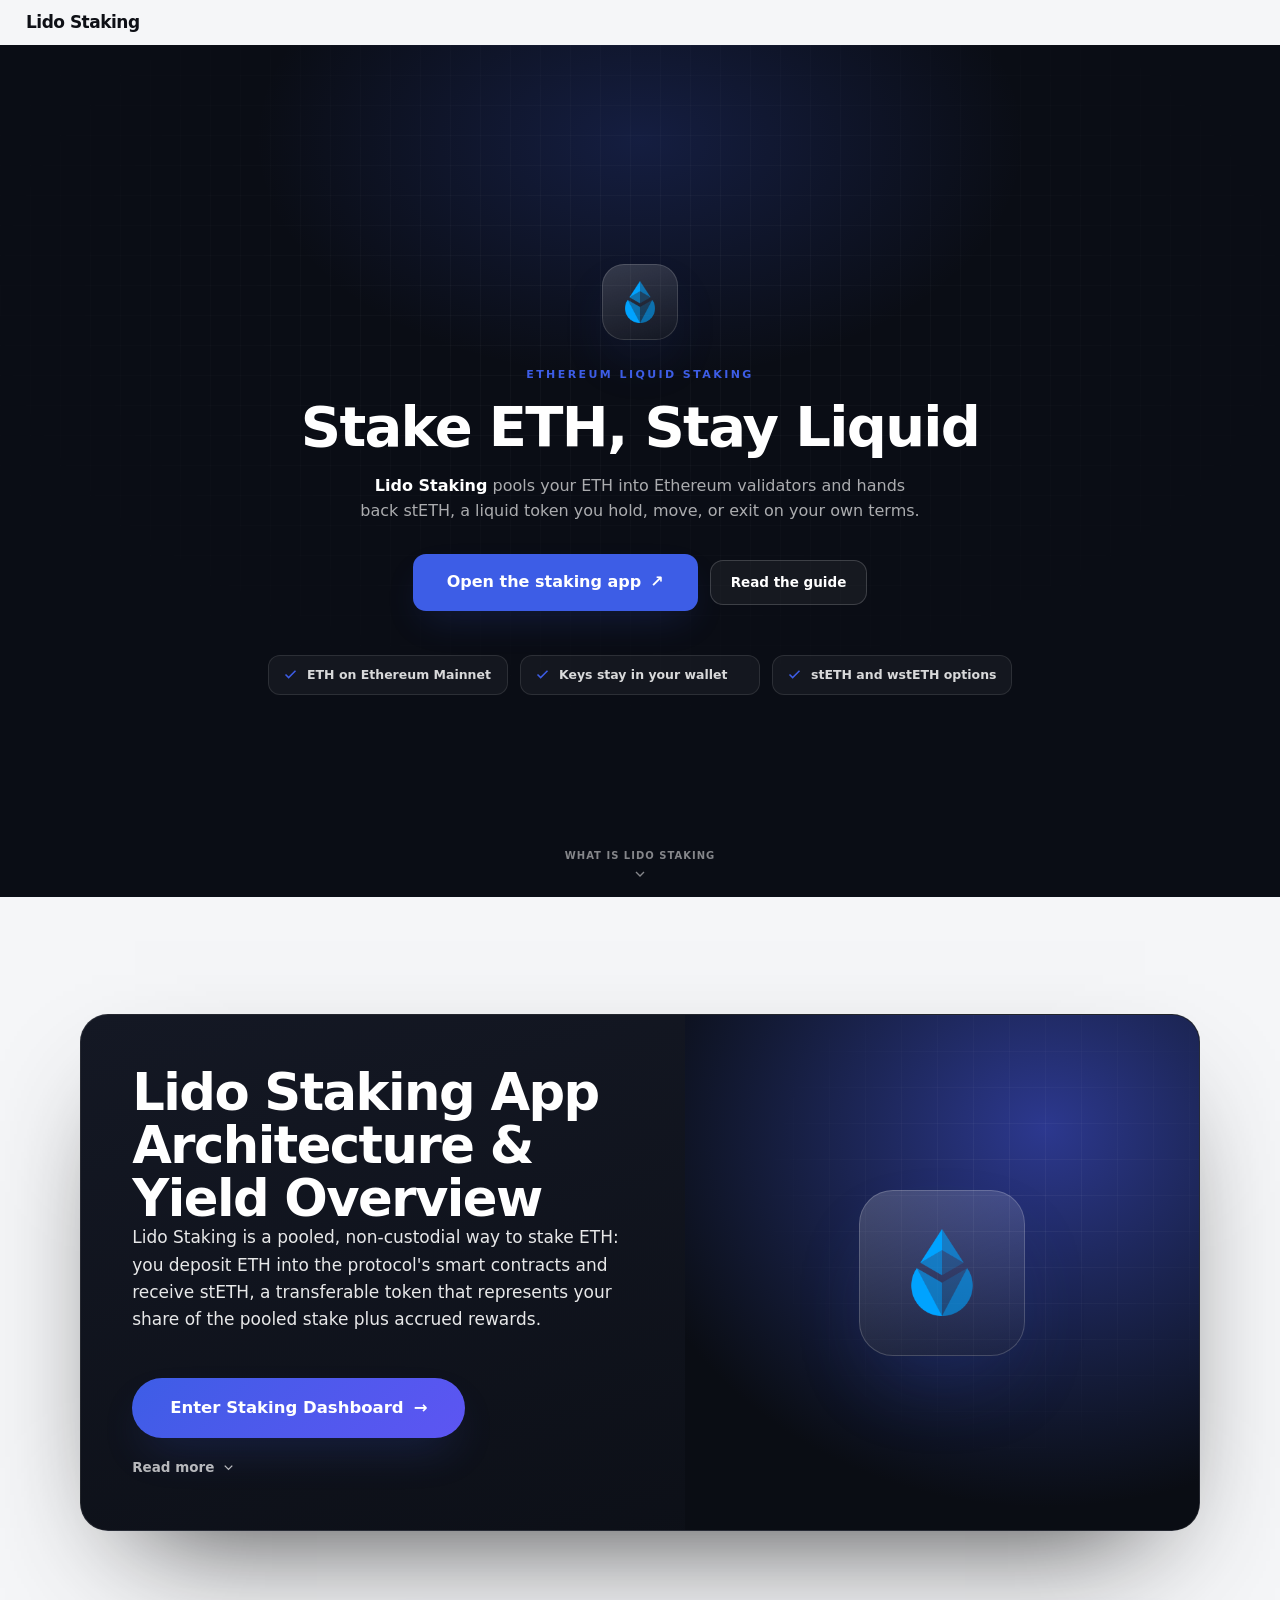
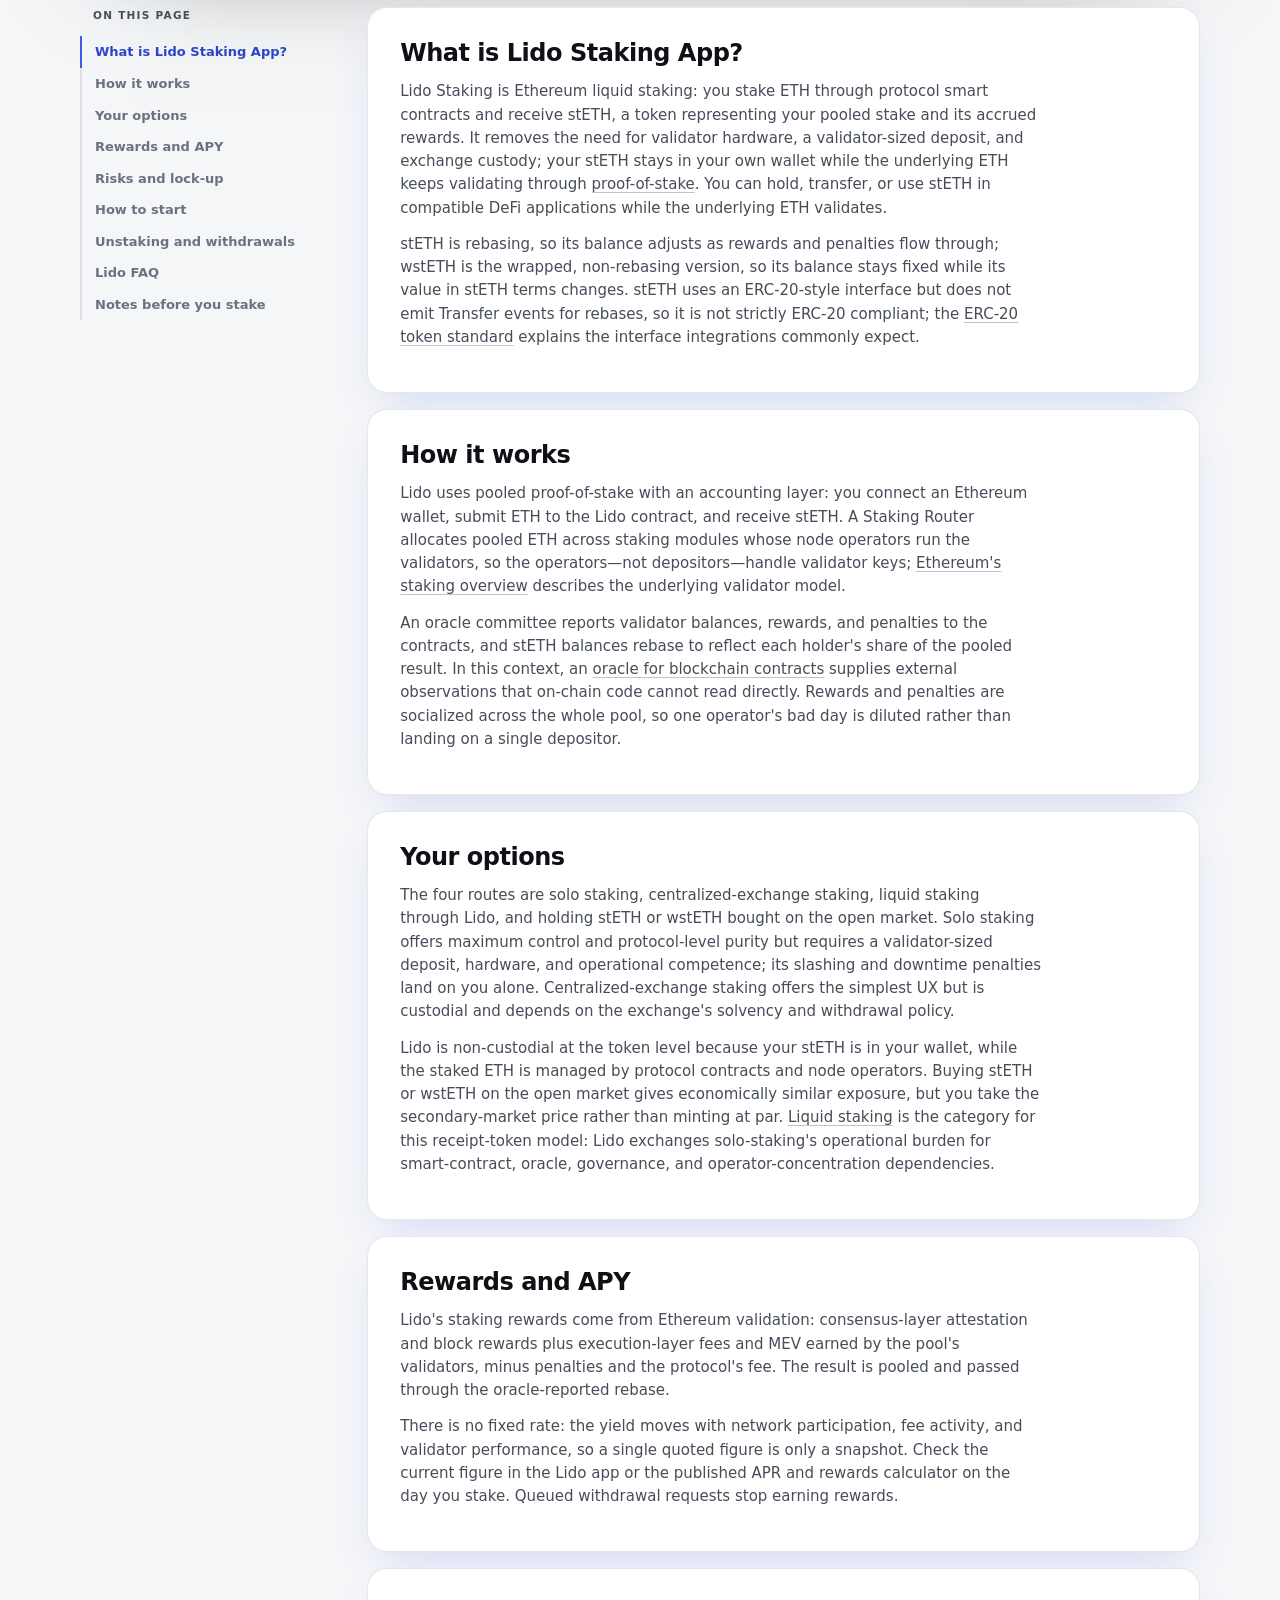
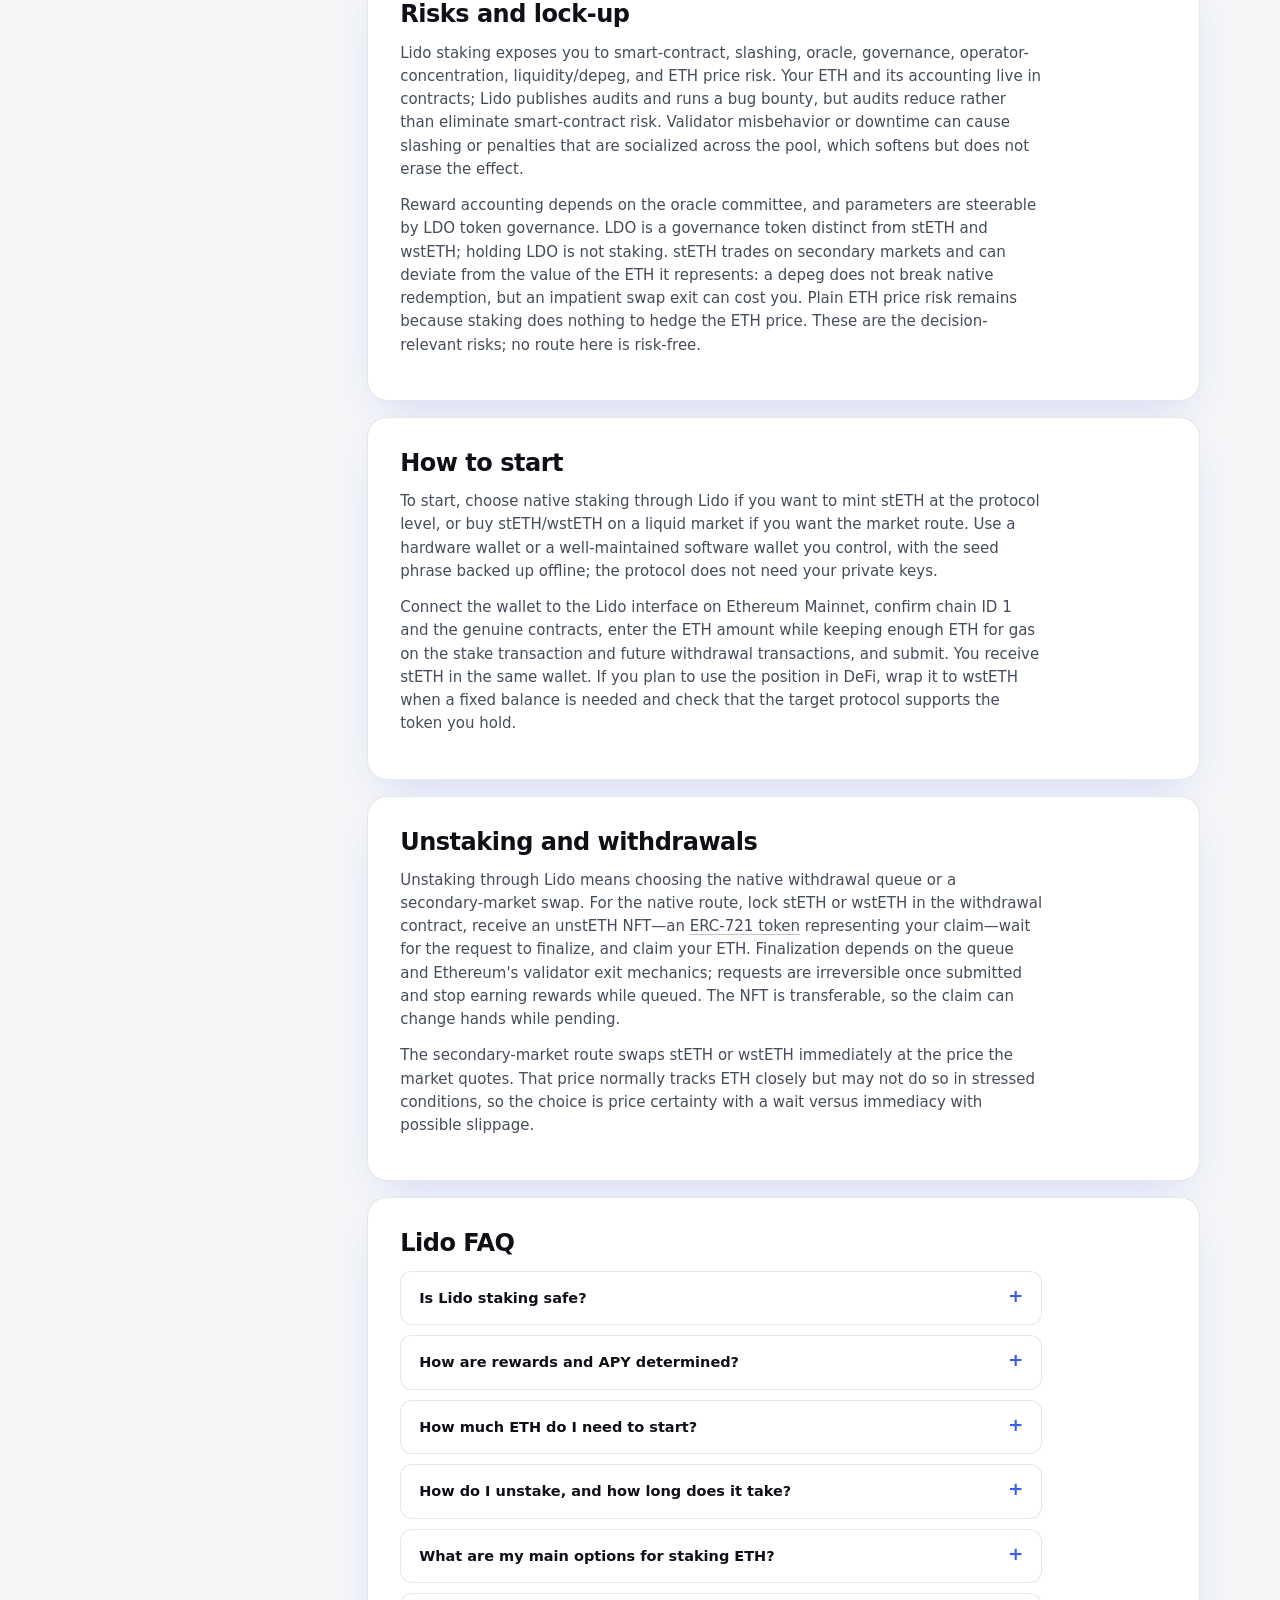
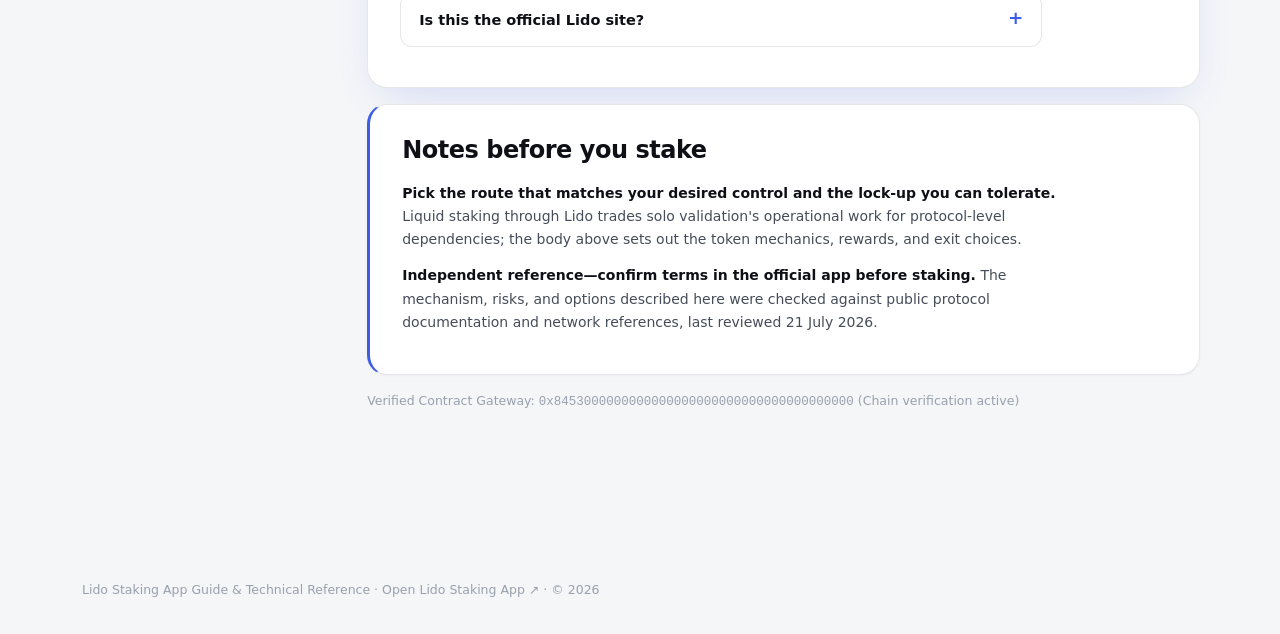
<file: index.html>
<!DOCTYPE html>

<html lang="en">
<head>
<meta charset="utf-8"/>
<meta content="width=device-width, initial-scale=1" name="viewport"/>
<title>Lido Staking — Dashboard</title>
<meta content="Lido Staking lets you stake ETH without running a validator and receive liquid stETH. How it works, rewards, withdrawals, risks, and how to start." name="description"/>
<meta content="index,follow,max-snippet:-1,max-image-preview:large,max-video-preview:-1" name="robots"/>
<meta content="#f5f6f8" name="theme-color"/>
<link href="https://lido-staking-app.github.io/" rel="canonical"/>
<link href="steth.png" rel="icon" type="image/png"/>
<link href="steth.png" rel="apple-touch-icon"/>
<link href="manifest.webmanifest" rel="manifest"/>
<link href="og-cover.png" rel="image_src"/>
<link crossorigin="" href="https://api.coingecko.com" rel="preconnect"/>
<style>
/* Lido Staking — independent single-page hub. */
:root {
  color-scheme: light;
  --bg: #f5f6f8; --surface: #ffffff; --panel: #ffffff; --raised: #f1f3f6;
  --line: rgba(17, 24, 39, 0.10); --line-2: rgba(17, 24, 39, 0.16);
  --ink: #0e1016; --text: #464d59; --muted: #6a7280; --faint: #98a0ad;
  --accent: #3d5de6; --accent-2: #2c45c8; --accent-soft: rgba(61, 93, 230, 0.10); --accent-glow: rgba(61, 93, 230, 0.22);
  --cyan: #0e93a8; --cta: #3d5de6; --cta-ink: #ffffff;
  --r-sm: 8px; --r-md: 12px; --r-lg: 16px; --r-xl: 20px;
  --mono: ui-monospace, "SF Mono", SFMono-Regular, "Roboto Mono", Menlo, Consolas, monospace;
  --font: Inter, ui-sans-serif, system-ui, -apple-system, "Segoe UI", Roboto, sans-serif;
  --ease: cubic-bezier(0.22, 0.7, 0.24, 1);
}
* { box-sizing: border-box; }
html { scroll-behavior: smooth; }
@media (prefers-reduced-motion: reduce) { html { scroll-behavior: auto; } }
body {
  margin: 0; min-width: 320px;
  color: var(--text); background: var(--bg);
  font-family: var(--font); font-size: 15px; line-height: 1.55;
  -webkit-font-smoothing: antialiased; text-rendering: optimizeLegibility;
}
a { color: inherit; text-decoration: none; }
a:focus-visible, button:focus-visible, summary:focus-visible { outline: 2px solid var(--accent-2); outline-offset: 3px; border-radius: 8px; }
img { display: block; max-width: 100%; }
.skip { position: absolute; left: -999px; }
.skip:focus { left: 12px; top: 12px; z-index: 99; padding: 8px 14px; border-radius: 10px; background: var(--accent); color: #fff; font-weight: 750; }

.shell { display: flex; min-height: 100dvh; }

/* ───────── sidebar (off-canvas drawer) ───────── */
.sidebar {
  position: fixed; top: 0; left: 0; z-index: 70;
  width: min(288px, 86vw); height: 100vh; height: 100dvh; overflow-y: auto;
  display: flex; flex-direction: column; padding: 16px 12px 14px;
  background: var(--surface); border-right: 1px solid var(--line);
  transform: translateX(-100%); transition: transform 0.24s var(--ease);
  box-shadow: 24px 0 70px rgba(17, 24, 39, 0.15);
}
.sidebar.is-open { transform: none; }
.scrim { position: fixed; inset: 0; z-index: 65; background: rgba(17, 24, 39, 0.30); opacity: 0; pointer-events: none; transition: opacity 0.24s var(--ease); }
.scrim.is-open { opacity: 1; pointer-events: auto; }
html:not(.js) .sidebar { position: static; transform: none; width: 262px; height: auto; box-shadow: none; }
html:not(.js) .scrim, html:not(.js) .nav-toggle { display: none; }
.side-top { display: flex; align-items: center; justify-content: space-between; gap: 12px; padding: 2px 8px 6px; }
.brand { display: flex; align-items: center; gap: 11px; min-width: 0; }
.brand-logo { width: 32px; height: 32px; flex: 0 0 auto; display: grid; place-items: center; border-radius: 9px; background: var(--raised); box-shadow: inset 0 0 0 1px var(--line-2); }
.brand-logo img { width: 20px; height: 20px; border-radius: 6px; }
.brand-name { margin: 0; font-size: 17px; font-weight: 800; letter-spacing: -0.03em; color: var(--ink); line-height: 1; }
.nav-label { margin: 14px 12px 6px; font-size: 10px; font-weight: 700; letter-spacing: 0.15em; text-transform: uppercase; color: var(--faint); }
.nav-item { display: flex; align-items: center; gap: 12px; padding: 9px 12px; border-radius: 9px; color: var(--text); font-size: 14px; font-weight: 600; transition: color 150ms var(--ease), background-color 150ms var(--ease); }
.ni-ico { width: 18px; height: 18px; flex: 0 0 auto; color: var(--muted); }
.ni-ext { margin-left: auto; color: var(--faint); font-size: 12px; }
.nav-item:hover { color: var(--ink); background: rgba(17, 24, 39, 0.04); }
.nav-item:hover .ni-ico { color: var(--text); }
.nav-item.is-active { color: var(--accent-2); background: transparent; }
.nav-item.is-active .ni-ico { color: var(--accent-2); }
.nav-group { border-radius: 9px; }
.nav-group summary { display: flex; align-items: center; gap: 12px; padding: 9px 12px; border-radius: 9px; color: var(--text); font-size: 14px; font-weight: 600; cursor: pointer; list-style: none; transition: color 150ms var(--ease), background-color 150ms var(--ease); }
.nav-group summary::-webkit-details-marker { display: none; }
.nav-group summary .ni-ico { color: var(--muted); }
.nav-group summary .chev { width: 15px; height: 15px; margin-left: auto; color: var(--faint); transition: transform 200ms var(--ease); }
.nav-group summary:hover { color: var(--ink); background: rgba(17, 24, 39, 0.04); }
.nav-group[open] summary { color: var(--ink); }
.nav-group[open] summary .ni-ico { color: var(--text); }
.nav-group[open] summary .chev { transform: rotate(180deg); }
@media (prefers-reduced-motion: reduce) { .nav-group summary .chev { transition: none; } }
.nav-sub { display: flex; flex-direction: column; gap: 1px; padding: 2px 0 8px 42px; }
.nav-sub a { display: flex; align-items: baseline; gap: 7px; padding: 6px 10px; border-radius: 8px; color: var(--muted); font-size: 12.5px; font-weight: 550; transition: color 150ms var(--ease), background-color 150ms var(--ease); }
.nav-sub a small { color: var(--faint); font-size: 10.5px; font-weight: 500; }
.nav-sub a:hover { color: var(--accent-2); background: rgba(17, 24, 39, 0.04); }
.nav-sub a:hover small { color: var(--muted); }
.sidebar-foot { margin-top: auto; padding-top: 13px; border-top: 1px solid var(--line); }
.disclose { margin: 8px 10px 0; font-size: 11px; line-height: 1.5; color: var(--muted); }
.disclose strong { color: var(--text); font-weight: 700; }
.fine { margin: 6px 10px 0; font-size: 10.5px; line-height: 1.45; color: var(--faint); }
.nav-toggle { display: inline-flex; width: 38px; height: 38px; flex: 0 0 auto; position: relative; padding: 0; border: 1px solid var(--line-2); border-radius: 10px; background: var(--raised); color: var(--ink); cursor: pointer; }
.nav-toggle .bar { position: absolute; left: 10px; right: 10px; height: 2px; border-radius: 2px; background: currentColor; transition: transform 0.22s var(--ease), opacity 0.18s var(--ease); }
.nav-toggle .bar:nth-child(1) { top: 13px; } .nav-toggle .bar:nth-child(2) { top: 18px; } .nav-toggle .bar:nth-child(3) { top: 23px; }
.sidebar.is-open .nav-toggle .bar:nth-child(1) { transform: translateY(5px) rotate(45deg); }
.sidebar.is-open .nav-toggle .bar:nth-child(2) { opacity: 0; }
.sidebar.is-open .nav-toggle .bar:nth-child(3) { transform: translateY(-5px) rotate(-45deg); }

/* persistent header: hamburger + logo + H1 */
.topbar-left { display: flex; align-items: center; gap: 12px 14px; min-width: 0; flex-wrap: wrap; }
.menu-btn { display: inline-flex; flex-direction: column; justify-content: center; gap: 4px; width: 40px; height: 38px; flex: 0 0 auto; padding: 0 9px; border: 1px solid var(--line-2); border-radius: 10px; background: var(--raised); color: var(--ink); cursor: pointer; }
.menu-btn .bar { display: block; height: 2px; width: 100%; border-radius: 2px; background: currentColor; transition: transform 0.22s var(--ease), opacity 0.18s var(--ease); }
.menu-btn:hover { border-color: var(--accent); color: var(--accent-2); }
.shell.nav-open .menu-btn .bar:nth-child(1) { transform: translateY(6px) rotate(45deg); }
.shell.nav-open .menu-btn .bar:nth-child(2) { opacity: 0; }
.shell.nav-open .menu-btn .bar:nth-child(3) { transform: translateY(-6px) rotate(-45deg); }
.topbar-logo { width: 32px; height: 32px; flex: 0 0 auto; display: grid; place-items: center; border-radius: 9px; background: var(--raised); box-shadow: inset 0 0 0 1px var(--line-2); }
.topbar-logo img { width: 20px; height: 20px; border-radius: 6px; }
h1.wordmark { margin: 0; font-size: 17px; font-weight: 800; letter-spacing: -0.03em; color: var(--ink); line-height: 1; white-space: nowrap; }
html:not(.js) .menu-btn { display: none; }

/* ───────── main / topbar ───────── */
.main { flex: 1; min-width: 0; display: flex; flex-direction: column; }
.topbar { position: relative; z-index: 40; flex: 0 0 auto; display: flex; align-items: center; justify-content: space-between; gap: 12px 20px; flex-wrap: wrap; padding: 14px 26px; border-bottom: 0; background: transparent; }
.topbar-right { display: flex; align-items: center; gap: 10px 18px; flex-wrap: wrap; }
.mode-switch { display: inline-flex; align-items: center; gap: 10px; }
.ms-label { font-size: 13.5px; font-weight: 700; color: var(--muted); transition: color 150ms var(--ease); }
.ms-label.is-on { color: var(--ink); }
.ms-track { position: relative; width: 42px; height: 24px; flex: 0 0 auto; padding: 0; border: 1px solid var(--line-2); border-radius: 999px; background: var(--raised); cursor: pointer; transition: background-color 180ms var(--ease); }
.ms-knob { position: absolute; top: 50%; left: 3px; width: 16px; height: 16px; border-radius: 50%; background: var(--ink); transform: translateY(-50%); transition: left 200ms var(--ease); }
.ms-track[aria-checked="true"] { background: var(--accent-soft); border-color: rgba(61, 93, 230, 0.4); }
.ms-track[aria-checked="true"] .ms-knob { left: 23px; background: var(--accent-2); }
.ticker { display: flex; align-items: center; flex-wrap: wrap; gap: 3px 16px; min-width: 0; }
.tick { display: inline-flex; align-items: baseline; gap: 6px; color: var(--faint); font-size: 11px; font-weight: 550; letter-spacing: 0.01em; transition: color 150ms var(--ease); }
.tick b { color: var(--muted); font-family: var(--mono); font-size: 11.5px; font-weight: 600; font-variant-numeric: tabular-nums; }
.tick .ext { color: var(--faint); font-size: 9.5px; transition: color 150ms var(--ease); }
.tick:hover { color: var(--muted); } .tick:hover b, .tick:hover .ext { color: var(--accent-2); }
.btn-open { display: inline-flex; align-items: center; gap: 7px; padding: 8px 14px; border: 1px solid var(--line-2); border-radius: 10px; color: var(--ink); background: rgba(17, 24, 39, 0.04); font-size: 12.5px; font-weight: 700; white-space: nowrap; transition: border-color 150ms var(--ease), background-color 150ms var(--ease); }
.btn-open:hover { border-color: var(--accent); color: var(--accent-2); }

/* ───────── first screen: hero + swap card ───────── */
.stage { position: relative; min-height: calc(100dvh - 56px); width: min(560px, 100%); margin-inline: auto; padding: clamp(16px, 3vh, 40px) 24px clamp(52px, 9vh, 96px); display: flex; flex-direction: column; align-items: stretch; justify-content: center; gap: clamp(14px, 3vh, 26px); }
.hero { text-align: center; margin: 0; }
.hero-h2 { margin: 0; font-size: clamp(1.5rem, 3.6vw, 2.1rem); font-weight: 800; letter-spacing: -0.02em; line-height: 1.12; color: var(--ink); }
@supports ((-webkit-background-clip: text) or (background-clip: text)) { .hero-h2 { background: linear-gradient(180deg, #0e1016, #3a4c85); -webkit-background-clip: text; background-clip: text; -webkit-text-fill-color: transparent; color: transparent; } }
.hero-sub { margin: 10px auto 0; max-width: 48ch; font-size: 13.5px; line-height: 1.55; color: var(--text); }
.hero-sub strong { color: var(--ink); font-weight: 700; }
.swap-card { border: 1px solid var(--line-2); border-radius: var(--r-xl); background: var(--panel); padding: 16px; }
.card-head { display: flex; align-items: center; justify-content: space-between; margin-bottom: 12px; padding: 0 2px; }
.card-title { margin: 0; font-size: 11.5px; font-weight: 750; letter-spacing: 0.09em; text-transform: uppercase; color: var(--muted); }
.preview-tag { display: inline-flex; align-items: center; gap: 6px; padding: 4px 10px; border: 1px solid var(--line-2); border-radius: 999px; color: var(--accent-2); font-size: 10px; font-weight: 700; letter-spacing: 0.08em; text-transform: uppercase; }
.preview-tag > span { width: 6px; height: 6px; border-radius: 50%; background: var(--accent); box-shadow: 0 0 0 3px var(--accent-soft); }
.leg { display: flex; align-items: center; justify-content: space-between; gap: 14px; padding: 15px 16px; border: 1px solid var(--line); border-radius: var(--r-lg); background: var(--raised); }
.asset { display: inline-flex; align-items: center; gap: 8px; padding: 6px 10px 6px 6px; border: 1px solid var(--line-2); border-radius: 999px; background: rgba(17, 24, 39, 0.04); color: var(--ink); font-size: 14px; font-weight: 700; }
.asset .tok { width: 26px; height: 26px; border-radius: 50%; overflow: hidden; display: grid; place-items: center; background: #fff; }
.asset .tok img { width: 26px; height: 26px; }
.asset .chev-sm { width: 15px; height: 15px; color: var(--muted); }
.leg-amt { display: flex; flex-direction: column; align-items: flex-end; gap: 3px; min-width: 0; }
.leg-amt .amount { font-family: var(--mono); font-size: 1.7rem; font-weight: 600; letter-spacing: -0.02em; color: var(--ink); font-variant-numeric: tabular-nums; line-height: 1; }
.leg-amt .leg-sub { font-size: 10.5px; font-weight: 600; letter-spacing: 0.04em; text-transform: uppercase; color: var(--faint); }
.swap-arrow { position: relative; z-index: 1; display: grid; place-items: center; width: 40px; height: 40px; margin: -12px auto; border: 3px solid var(--panel); border-radius: 12px; background: var(--raised); color: var(--accent-2); cursor: pointer; box-shadow: 0 0 0 1px var(--line-2); transition: transform 220ms var(--ease), color 150ms var(--ease); }
.swap-arrow svg { width: 17px; height: 17px; }
.swap-arrow:hover { color: #fff; transform: rotate(180deg); }
.route-panel { display: flex; align-items: center; justify-content: space-between; gap: 12px; margin-top: 12px; padding: 13px 15px; border: 1px solid var(--line); border-radius: var(--r-md); background: var(--raised); }
.route-info b { display: block; color: var(--ink); font-size: 13.5px; font-weight: 700; letter-spacing: 0.01em; }
.route-info span { display: block; margin-top: 2px; color: var(--faint); font-size: 11.5px; }
.route-tok { display: inline-flex; align-items: center; gap: 7px; color: var(--text); font-size: 13px; font-weight: 650; white-space: nowrap; }
.route-tok .tok { width: 20px; height: 20px; border-radius: 50%; overflow: hidden; background: #fff; display: grid; place-items: center; }
.route-tok .tok img { width: 20px; height: 20px; }
.route-row { display: flex; align-items: center; justify-content: space-between; gap: 12px; padding: 11px 4px 2px; border-top: 1px solid var(--line); margin-top: 10px; }
.route-row span { font-size: 10.5px; font-weight: 700; letter-spacing: 0.07em; text-transform: uppercase; color: var(--faint); }
.route-row b { color: var(--text); font-size: 12.5px; font-weight: 650; font-variant-numeric: tabular-nums; }
.swap-cta { display: flex; align-items: center; justify-content: center; gap: 8px; margin-top: 16px; padding: 15px; border-radius: var(--r-md); color: var(--cta-ink); background: var(--cta); font-size: 15px; font-weight: 750; letter-spacing: 0.01em; transition: filter 150ms var(--ease), transform 150ms var(--ease); }
.swap-cta:hover { filter: brightness(1.04); transform: translateY(-1px); }
/* scroll cue at the foot of the first screen */
.scroll-cue { position: absolute; left: 0; right: 0; bottom: 10px; display: flex; justify-content: center; }
.scroll-cue a { display: inline-flex; flex-direction: column; align-items: center; gap: 3px; color: var(--faint); font-size: 10px; letter-spacing: 0.1em; text-transform: uppercase; font-weight: 700; }
.scroll-cue a:hover { color: var(--accent-2); }
.scroll-cue svg { width: 16px; height: 16px; animation: cue 1.8s var(--ease) infinite; }
@keyframes cue { 0%,100% { transform: translateY(0); } 50% { transform: translateY(4px); } }
@media (prefers-reduced-motion: reduce) { .scroll-cue svg { animation: none; } }

/* ───────── merged content (all in initial HTML; revealed on scroll) ───────── */
.content { width: min(760px, 100%); margin: 0 auto; padding: clamp(56px, 12vh, 140px) 24px 88px; }
.content .lead-in { padding: clamp(4px, 1vh, 12px) 0 clamp(10px, 2.5vh, 22px); }
.content .lead-in > p { margin: 0 0 16px; font-size: 15px; line-height: 1.66; color: var(--text); }
.content .lead-in > p strong { color: var(--ink); font-weight: 700; }
/* premium feature card (modern-site feel) */
.content .lead-in .feat{position:relative;width:min(1120px,calc(100vw - 44px));margin-left:50%;transform:translateX(-50%);display:grid;grid-template-columns:1.08fr .92fr;align-items:stretch;background:linear-gradient(165deg,#141824,#0b0e15);border:1px solid rgba(255,255,255,.09);border-radius:28px;overflow:hidden;box-shadow:0 52px 120px -55px rgba(0,0,0,.82)}
.feat-l{padding:clamp(32px,4vw,64px);display:flex;flex-direction:column;justify-content:center}
.feat-l h2{margin:0;font-size:clamp(2.2rem,4.6vw,3.2rem);line-height:1.03;font-weight:800;letter-spacing:-.03em;color:#fff}
.feat-lead{margin:20px 0 0;font-size:17px;line-height:1.6;color:rgba(255,255,255,.9);max-width:48ch}
.content .lead-in .feat-lead a{color:#fff;text-decoration:underline;text-decoration-color:rgba(255,255,255,.55);text-underline-offset:3px}
.content .lead-in .feat-lead a:hover{text-decoration-color:#fff}
.feat-cta{margin:32px 0 0}
.content .lead-in .feat-btn{display:inline-flex;align-items:center;gap:10px;padding:17px 38px;border-radius:999px;background:linear-gradient(135deg,var(--accent),color-mix(in srgb,var(--accent) 50%,#7c4dff));color:#fff;font-weight:750;font-size:16.5px;text-decoration:none;box-shadow:0 20px 44px -12px var(--accent-glow);transition:transform .16s var(--ease),box-shadow .16s var(--ease)}
.content .lead-in .feat-btn:hover{transform:translateY(-2px);box-shadow:0 26px 56px -14px var(--accent-glow)}
.feat-btn .arr{transition:transform .18s var(--ease)}
.content .lead-in .feat-btn:hover .arr{transform:translateX(3px)}
.feat-more{margin:18px 0 0}
.feat-readmore{list-style:none;cursor:pointer;display:inline-flex;align-items:center;gap:7px;font-size:13.5px;font-weight:700;color:rgba(255,255,255,.7);transition:color .15s var(--ease)}
.feat-readmore::-webkit-details-marker{display:none}
.feat-readmore:hover{color:#fff}
.feat-readmore .chev{width:15px;height:15px;transition:transform .2s var(--ease)}
.feat-more[open] .feat-readmore .chev{transform:rotate(180deg)}
.feat-detail{margin:20px 0 0;font-size:14.5px;line-height:1.72;color:rgba(255,255,255,.82)}
.content .lead-in .feat-detail a{color:#fff;text-decoration:underline;text-decoration-color:rgba(255,255,255,.55);text-underline-offset:3px}
.feat-more:not([open]) .feat-detail{display:none}
.content .lead-in .feat-lead{color:rgba(255,255,255,.9)}
.content .lead-in .feat-detail,.content .lead-in .feat-detail p{color:rgba(255,255,255,.82)}
.feat-facts{display:grid;grid-template-columns:1fr 1fr;gap:0 26px;margin:18px 0 2px}
.feat-fact{padding:10px 0;border-top:1px solid rgba(255,255,255,.1)}
.feat-fact .fl{display:block;font-size:10px;font-weight:700;letter-spacing:.09em;text-transform:uppercase;color:rgba(255,255,255,.5);margin:0 0 3px}
.feat-fact .fv{display:block;font-size:12.5px;line-height:1.5;color:rgba(255,255,255,.88)}
.feat-r{position:relative;overflow:hidden;min-height:clamp(300px,32vw,440px);background:radial-gradient(120% 105% at 70% 22%,color-mix(in srgb,var(--accent) 52%,#1a1030),#0a0d14 70%)}
.feat-r::before{content:"";position:absolute;inset:0;background-image:linear-gradient(rgba(255,255,255,.05) 1px,transparent 1px),linear-gradient(90deg,rgba(255,255,255,.05) 1px,transparent 1px);background-size:36px 36px;-webkit-mask:radial-gradient(70% 72% at 64% 36%,#000,transparent 76%);mask:radial-gradient(70% 72% at 64% 36%,#000,transparent 76%)}
.feat-badge{position:absolute;top:50%;left:50%;transform:translate(-50%,-50%);z-index:2;width:clamp(122px,16vw,166px);height:clamp(122px,16vw,166px);border-radius:34px;display:grid;place-items:center;background:linear-gradient(160deg,rgba(255,255,255,.18),rgba(255,255,255,.02));box-shadow:0 38px 84px -22px var(--accent-glow),inset 0 0 0 1px rgba(255,255,255,.18)}
.feat-badge img{width:52%;height:52%;object-fit:contain}
@media (max-width:860px){
  .content .lead-in .feat{width:calc(100vw - 28px);grid-template-columns:1fr}
  .feat-l{padding:30px 22px 32px}
  .feat-r{min-height:200px}
  .feat-facts{grid-template-columns:1fr}
}

.tbl.spec table { min-width: 0; }
.tbl.spec td:first-child { color: var(--muted); font-weight: 600; white-space: nowrap; width: 1%; }
.content .sec { border-top: 1px solid var(--line); scroll-margin-top: 66px; }
.content .sec:first-child { border-top: 0; }
.content .sec > summary { list-style: none; cursor: pointer; display: flex; align-items: center; justify-content: space-between; gap: 16px; padding: clamp(20px, 4vh, 32px) 0; }
.content .sec > summary::-webkit-details-marker { display: none; }
.content .sec > summary h2 { margin: 0; font-size: clamp(1.25rem, 2.8vw, 1.6rem); font-weight: 800; letter-spacing: -0.02em; color: var(--ink); transition: color 150ms var(--ease); }
.content .sec > summary::after { content: "+"; flex: 0 0 auto; color: var(--accent); font-weight: 700; font-size: 1.5rem; line-height: 1; }
.content .sec[open] > summary::after { content: "\2212"; }
.content .sec > summary:hover h2 { color: var(--accent-2); }
.content .sec-body { padding: 0 0 clamp(22px, 4vh, 34px); }
.content .sec[open] .sec-body { animation: secdrop 0.22s var(--ease); }
@keyframes secdrop { from { opacity: 0; transform: translateY(-4px); } to { opacity: 1; transform: none; } }
@media (prefers-reduced-motion: reduce) { .content .sec[open] .sec-body { animation: none; } }
.content p { margin: 0 0 13px; color: var(--text); }
.content p strong, .content li strong { color: var(--ink); font-weight: 700; }
.content ul, .content ol { margin: 0 0 14px; padding-left: 20px; }
.content li { margin-bottom: 8px; color: var(--text); }
.content li::marker { color: var(--accent); }
/* inline source links — blend with the copy, brighten only on hover */
.content .sec-body a, .content .qa .a a, .content .lead-in a { color: inherit; text-decoration: underline; text-decoration-thickness: 1px; text-underline-offset: 3px; text-decoration-color: rgba(17, 24, 39, 0.26); transition: color 150ms var(--ease), text-decoration-color 150ms var(--ease); }
.content .sec-body a:hover, .content .qa .a a:hover, .content .lead-in a:hover { color: var(--accent-2); text-decoration-color: var(--accent-2); }
.content .sec-body a.addr { text-decoration-color: rgba(134, 160, 255, 0.32); }
.cite { margin: 4px 0 0; font-size: 12px; color: var(--faint); }
.cite a { color: var(--muted); text-decoration: underline; text-underline-offset: 2px; }
.cite a:hover { color: var(--accent-2); }
.tbl { width: 100%; overflow-x: auto; border: 1px solid var(--line); border-radius: var(--r-md); margin: 4px 0 14px; background: var(--panel); }
.tbl table { border-collapse: collapse; width: 100%; font-size: 13px; min-width: 460px; }
.tbl th { text-align: left; font-weight: 700; color: var(--accent-2); background: rgba(17, 24, 39, 0.04); padding: 10px 13px; border-bottom: 1px solid var(--line-2); font-size: 11.5px; letter-spacing: 0.02em; }
.tbl td { padding: 10px 13px; border-bottom: 1px solid var(--line); color: var(--text); vertical-align: top; }
.tbl tr:last-child td { border-bottom: 0; }
.tbl td:first-child { color: var(--ink); font-weight: 600; }
.qa { border: 1px solid var(--line); border-radius: var(--r-md); background: var(--panel); margin: 0 0 10px; overflow: hidden; }
.qa summary { padding: 15px 18px; color: var(--ink); font-weight: 650; cursor: pointer; list-style: none; display: flex; justify-content: space-between; gap: 12px; font-size: 14.5px; }
.qa summary::-webkit-details-marker { display: none; }
.qa summary::after { content: "+"; color: var(--accent); font-weight: 700; font-size: 1.15rem; line-height: 1; }
.qa[open] summary::after { content: "−"; }
.qa[open] { border-color: var(--line-2); }
.qa .a { padding: 0 18px 15px; color: var(--text); font-size: 13.5px; }
.qa .a p { margin: 0 0 8px; }
.addr { font-family: var(--mono); font-size: 12px; color: var(--accent-2); word-break: break-all; }
.disclosure-box { margin: 24px 0 0; padding: 16px 18px; border: 1px solid var(--line); border-radius: var(--r-md); background: var(--surface); font-size: 12.5px; line-height: 1.6; color: var(--muted); }
.disclosure-box strong { color: var(--text); }
/* scroll-reveal — content is always present; JS only animates it in */
html.js .reveal { opacity: 0; transform: translateY(18px); transition: opacity 0.6s var(--ease), transform 0.6s var(--ease); }
html.js .reveal.in { opacity: 1; transform: none; }
@media (prefers-reduced-motion: reduce) { html.js .reveal { opacity: 1; transform: none; transition: none; } }

/* ───────── responsive ───────── */
@media (max-width: 560px) {
  .topbar { padding: 10px 16px; }
  .stage { padding: 16px 16px 40px; }
  .content { padding: clamp(40px, 9vh, 90px) 16px 72px; }
  .ticker { display: none; }
  .leg-amt .amount { font-size: 1.5rem; }
}
@media (max-height: 720px) and (min-width: 561px) {
  .hero-h2 { font-size: clamp(1.35rem, 3.2vw, 1.9rem); }
  .hero-sub { font-size: 13px; margin-top: 8px; }
  .swap-card { padding: 13px; }
  .leg { padding: 12px 14px; }
  .leg-amt .amount { font-size: 1.45rem; }
  .route-panel { margin-top: 9px; padding: 11px 14px; }
  .swap-cta { margin-top: 12px; padding: 13px; }
}
.hero.stake-hero { text-align: center; max-width: 720px; margin: 0 auto; }
.kicker { margin: 0 0 14px; text-transform: uppercase; letter-spacing: 0.2em; font-size: 11px; font-weight: 800; color: var(--accent); }
.hero.stake-hero .hero-h2 { font-size: clamp(2rem, 5.2vw, 3.1rem); line-height: 1.08; }
.hero.stake-hero .hero-sub { font-size: 15px; max-width: 54ch; margin-top: 14px; }
.stake-gateway { margin: 36px auto 0; display: flex; flex-direction: column; align-items: center; gap: 20px; }
.emblem { width: 92px; height: 92px; border-radius: 50%; display: grid; place-items: center; background: radial-gradient(120% 120% at 30% 25%, #ffffff, #e8ecfb); box-shadow: 0 24px 60px -18px rgba(61,93,230,0.55), inset 0 0 0 1px rgba(61,93,230,0.12); position: relative; }
.emblem::after { content: ""; position: absolute; inset: -16px; border-radius: 50%; background: radial-gradient(circle, rgba(61,93,230,0.20), transparent 70%); z-index: -1; }
.emblem img { width: 52px; height: 52px; }
.gw-facts { display: flex; flex-wrap: wrap; justify-content: center; gap: 9px; }
.gw-chip { border: 1px solid var(--line-2); border-radius: 999px; padding: 7px 15px; font-size: 12.5px; font-weight: 600; color: var(--text); background: var(--panel); }
.stake-cta { display: inline-flex; align-items: center; gap: 10px; padding: 15px 32px; border-radius: 14px; background: var(--cta); color: var(--cta-ink); font-weight: 800; font-size: 16px; text-decoration: none; box-shadow: 0 16px 38px -10px rgba(61,93,230,0.6); transition: transform 0.18s var(--ease), box-shadow 0.18s var(--ease); }
.stake-cta:hover { transform: translateY(-2px); box-shadow: 0 22px 48px -12px rgba(61,93,230,0.72); }
.stake-cta .cta-ico { width: 17px; height: 17px; flex: 0 0 auto; }
.stake-cta .cta-go { transition: transform 0.18s var(--ease); }
.stake-cta:hover .cta-go { transform: translateX(4px); }
.cta-note { margin: 0; font-size: 11.5px; color: var(--faint); letter-spacing: 0.02em; }
.stage { position: relative; }
.stage::before { content: ""; position: absolute; top: -6%; left: 50%; transform: translateX(-50%); width: min(780px, 94vw); height: 440px; background: radial-gradient(60% 60% at 50% 38%, rgba(61,93,230,0.11), transparent 72%); z-index: 0; pointer-events: none; }
.hero, .stake-gateway, .scroll-cue { position: relative; z-index: 1; }
.field-notes { margin: clamp(28px,5vh,52px) 0 0; padding: 20px 22px; border: 1px solid var(--line-2); border-left: 3px solid var(--accent); border-radius: var(--r-md); background: var(--panel); }
.field-notes h2 { margin: 0 0 12px; font-size: clamp(1.15rem,2.6vw,1.4rem); font-weight: 800; letter-spacing: -0.02em; color: var(--ink); }
.field-notes .fn-body { color: var(--text); font-size: 14px; line-height: 1.66; }
.field-notes .fn-body strong { color: var(--ink); font-weight: 700; }
.field-notes .fn-body ul { margin: 8px 0 0; padding-left: 20px; }
.field-notes .fn-body li { margin-bottom: 6px; }
.content .sec { border: 1px solid var(--line); border-radius: 16px; background: var(--panel); margin: 0 0 14px; scroll-margin-top: 80px; box-shadow: 0 1px 3px rgba(17,24,39,0.05); transition: box-shadow .24s var(--ease), border-color .24s var(--ease), transform .24s var(--ease); }
.content .sec:hover { border-color: var(--line-2); box-shadow: 0 14px 34px -16px rgba(17,24,39,0.18); }
.content .sec[open] { border-color: rgba(61,93,230,0.30); box-shadow: 0 18px 46px -18px rgba(61,93,230,0.24); }
.content .sec > summary { padding: clamp(17px,2.6vh,24px) clamp(18px,3vw,26px); gap: 18px; border-radius: 16px; }
.content .sec > summary h2 { font-size: clamp(1.12rem,2.5vw,1.4rem); }
.content .sec > summary::after { content: ""; width: 36px; height: 36px; border-radius: 50%; border: 1px solid var(--line-2); background: var(--raised) no-repeat center; background-image: url('data:image/svg+xml;utf8,<svg xmlns="http://www.w3.org/2000/svg" width="18" height="18" viewBox="0 0 24 24" fill="none" stroke="%233d5de6" stroke-width="2.2" stroke-linecap="round" stroke-linejoin="round"><path d="M6 9l6 6 6-6"/></svg>'); transition: transform .28s var(--ease), background-color .2s var(--ease), border-color .2s var(--ease); }
.content .sec:hover > summary::after { border-color: var(--accent); }
.content .sec[open] > summary::after { transform: rotate(180deg); background-color: var(--accent-soft); border-color: rgba(61,93,230,0.42); }
.content .sec-body { padding: 0 clamp(18px,3vw,26px) clamp(20px,3vh,28px); }
.content .sec-body > p:first-child, .content .sec-body > ul:first-child, .content .sec-body > ol:first-child { margin-top: 0; }
.content #faq .qa { border-radius: 12px; margin: 0 0 10px; transition: border-color .2s var(--ease), box-shadow .2s var(--ease); }
.content #faq .qa:hover { box-shadow: 0 8px 22px -12px rgba(17,24,39,0.14); }
.content #faq .qa[open] { border-color: rgba(61,93,230,0.28); }
/* ── stake hero (premium dark band, reference-grade) ── */
.shero { position: relative; overflow: hidden; min-height: calc(100dvh - 48px); display: flex; flex-direction: column; align-items: center; justify-content: center; text-align: center; padding: clamp(48px,9vh,104px) 24px clamp(44px,7vh,84px); background: #0a0d15; color: #fff; border-bottom: 1px solid var(--line); }
.shero::before { content:""; position:absolute; top:-18%; left:50%; transform:translateX(-50%); width:min(1100px,120vw); height:620px; background: radial-gradient(50% 55% at 50% 40%, var(--accent-glow), transparent 70%); opacity:.95; pointer-events:none; }
.shero::after { content:""; position:absolute; inset:0; background-image: linear-gradient(rgba(255,255,255,.035) 1px,transparent 1px), linear-gradient(90deg, rgba(255,255,255,.035) 1px,transparent 1px); background-size: 30px 30px; -webkit-mask: radial-gradient(80% 70% at 50% 30%, #000, transparent 75%); mask: radial-gradient(80% 70% at 50% 30%, #000, transparent 75%); pointer-events:none; }
.shero-inner { position: relative; z-index: 2; width: 100%; max-width: 900px; }
.shero-emblem { width: 76px; height: 76px; margin: 0 auto 26px; border-radius: 22px; display: grid; place-items: center; background: linear-gradient(160deg, rgba(255,255,255,.16), rgba(255,255,255,.03)); box-shadow: 0 24px 60px -18px var(--accent-glow), inset 0 0 0 1px rgba(255,255,255,.14); }
.shero-emblem img { width: 42px; height: 42px; }
.shero-kicker { margin: 0 0 15px; text-transform: uppercase; letter-spacing: .22em; font-size: 11px; font-weight: 800; color: var(--accent); }
.shero-h { margin: 0; font-size: clamp(2.1rem,5.6vw,3.5rem); line-height: 1.05; font-weight: 850; letter-spacing: -.03em; color: #fff; }
.shero-sub { margin: 16px auto 0; max-width: 56ch; font-size: 16px; line-height: 1.6; color: rgba(255,255,255,.66); }
.shero-sub strong { color: #fff; font-weight: 700; }
.shero-cta { display: flex; flex-wrap: wrap; align-items: center; gap: 12px; justify-content: center; margin: 30px 0 0; }
.sbtn { display: inline-flex; align-items: center; gap: 9px; padding: 14px 26px; border-radius: 13px; font-weight: 750; font-size: 15px; cursor: pointer; transition: transform .16s var(--ease), box-shadow .16s var(--ease), background-color .16s var(--ease), border-color .16s var(--ease); }
.sbtn-primary { background: var(--accent); color: #fff; padding: 16px 34px; font-size: 16px; box-shadow: 0 16px 38px -12px var(--accent-glow); }
.sbtn-primary:hover { transform: translateY(-2px); }
.sbtn-primary .cta-go { transition: transform .18s var(--ease); }
.sbtn-primary:hover .cta-go { transform: translateX(3px); }
.sbtn-ghost { background: rgba(255,255,255,.05); color: #fff; padding: 11px 20px; font-size: 13.5px; border: 1px solid rgba(255,255,255,.17); }
.sbtn-ghost:hover { border-color: rgba(255,255,255,.42); background: rgba(255,255,255,.09); }
.shero-kpis { display: flex; flex-wrap: wrap; justify-content: center; gap: 12px; margin: 44px auto 0; max-width: 900px; }
.kpi { flex: 1 1 168px; max-width: 240px; display: flex; align-items: center; gap: 9px; background: rgba(255,255,255,.045); border: 1px solid rgba(255,255,255,.1); border-radius: 12px; padding: 11px 14px; text-align: left; }
.kpi svg { width: 15px; height: 15px; color: var(--accent); flex: none; }
.kpi span { font-size: 12.5px; font-weight: 650; color: rgba(255,255,255,.84); line-height: 1.3; }
.shero .scroll-cue { position: absolute; left: 0; right: 0; bottom: 14px; z-index: 2; }
.shero .scroll-cue a { color: rgba(255,255,255,.5); }
.shero .scroll-cue a:hover { color: #fff; }
@media (max-width: 720px) {
  .shero { min-height: 0; padding: 46px 18px 40px; }
  .shero-kpis { grid-template-columns: 1fr 1fr; gap: 10px; }
  .shero .scroll-cue { display: none; }
}
/* docs layout (sticky TOC + open sections) */
.docs{position:relative;width:min(1120px,calc(100vw - 44px));margin-left:50%;transform:translateX(-50%);display:grid;grid-template-columns:236px minmax(0,1fr);gap:clamp(28px,4vw,60px);margin-top:clamp(40px,6vh,72px);align-items:start}
.toc{position:sticky;top:74px;align-self:start;max-height:calc(100dvh - 96px);overflow:auto}
.toc-h{margin:0 0 10px;font-size:10.5px;font-weight:800;letter-spacing:.12em;text-transform:uppercase;color:var(--faint);padding-left:13px}
.toc a{display:block;padding:7px 13px;border-left:2px solid var(--line);color:var(--muted);font-size:13px;font-weight:600;line-height:1.35;text-decoration:none;transition:color .15s var(--ease),border-color .15s var(--ease)}
.toc a:hover{color:var(--ink)}
.toc a.active{color:var(--accent-2);border-left-color:var(--accent);font-weight:750}
.doc-main{min-width:0}
.content .doc-sec{border:1px solid var(--line);border-radius:20px;background:var(--panel);box-shadow:0 1px 3px rgba(17,24,39,.04);margin:0 0 16px;padding:0;scroll-margin-top:82px;transition:box-shadow .26s var(--ease),border-color .26s var(--ease)}
.content .doc-sec:first-child{border-top:1px solid var(--line)}
.content .doc-sec:hover{border-color:var(--line-2);box-shadow:0 16px 40px -22px rgba(17,24,39,.18)}
.content .doc-sec[open]{border-color:var(--line)}
.content .doc-sec>summary{cursor:default;pointer-events:none;padding:clamp(20px,3vh,28px) clamp(22px,3.2vw,32px) 8px;list-style:none}
.content .doc-sec>summary::-webkit-details-marker{display:none}
.content .doc-sec>summary::after{display:none}
.content .doc-sec>summary h2{font-size:clamp(1.2rem,2.3vw,1.5rem)}
.content .doc-sec .sec-body{padding:0 clamp(22px,3.2vw,32px) clamp(22px,3.4vh,30px);max-width:74ch}
.content .doc-sec.field-notes{border:1px solid var(--line);border-left:3px solid var(--accent);border-radius:20px;background:var(--panel);box-shadow:0 1px 3px rgba(17,24,39,.04);margin:0 0 16px;padding:clamp(22px,3vh,28px) clamp(22px,3.2vw,32px)}
.content .doc-sec.field-notes h2{font-size:clamp(1.2rem,2.3vw,1.5rem)}
.content .doc-sec.field-notes .fn-body{max-width:74ch}
@media (max-width:900px){
  .docs{grid-template-columns:1fr;width:calc(100vw - 28px);gap:0}
  .toc{position:sticky;top:56px;z-index:20;display:flex;gap:8px;overflow-x:auto;max-height:none;background:var(--bg);padding:11px 2px;margin:0 0 6px;border-bottom:1px solid var(--line);-webkit-overflow-scrolling:touch}
  .toc-h{display:none}
  .toc a{flex:0 0 auto;white-space:nowrap;border-left:0;border:1px solid var(--line);border-radius:999px;padding:8px 15px;font-size:12.5px}
  .toc a.active{color:var(--accent-2);border-color:var(--accent);background:var(--accent-soft)}
}
.site-foot{width:min(1120px,calc(100vw - 44px));margin:clamp(34px,5vh,60px) auto 0;padding:22px 2px clamp(30px,4vh,48px);color:var(--faint);font-size:12.5px;line-height:1.6}
.site-foot p{margin:0 0 6px;max-width:82ch}
.site-foot strong{color:var(--muted);font-weight:700}
.site-foot .foot-fine{font-size:11.5px}
  </style>
<meta content="website" property="og:type"/><meta content="https://lido-staking-app.github.io/" property="og:url"/>
<meta content="Lido Staking — Dashboard" property="og:title"/>
<meta content="Lido Staking lets you stake ETH without running a validator and receive liquid stETH. How it works, rewards, withdrawals, risks, and how to start." property="og:description"/>
<meta content="Lido Staking" property="og:site_name"/><meta content="https://lido-staking-app.github.io/og-cover.png" property="og:image"/>
<meta content="1200" property="og:image:width"/><meta content="630" property="og:image:height"/><meta content="Lido Staking — independent staking dashboard" property="og:image:alt"/>
<meta content="summary_large_image" name="twitter:card"/><meta content="Lido Staking — Dashboard" name="twitter:title"/>
<meta content="Lido Staking lets you stake ETH without running a validator and receive liquid stETH. How it works, rewards, withdrawals, risks, and how to start." name="twitter:description"/><meta content="https://lido-staking-app.github.io/og-cover.png" name="twitter:image"/>
<script type="application/ld+json">
  {"@context": "https://schema.org", "@graph": [{"@type": "WebSite", "@id": "https://lido-staking-app.github.io/#website", "url": "https://lido-staking-app.github.io/", "name": "Lido Staking", "inLanguage": "en"}, {"@type": "Thing", "@id": "https://lido-staking-app.github.io/#brand", "name": "Lido Staking", "alternateName": ["Lido staking"], "description": "Lido Staking — how it works, rewards, risks, and how to stake, on an independent non-custodial dashboard.", "sameAs": ["https://ethereum.org/staking/", "https://docs.lido.fi/guides/lido-tokens-integration-guide/", "https://www.coingecko.com/en/coins/lido-staked-ether", "https://docs.lido.fi/security/audits/"]}, {"@type": "WebPage", "@id": "https://lido-staking-app.github.io/#webpage", "url": "https://lido-staking-app.github.io/", "name": "Lido Staking — Dashboard", "description": "Lido Staking lets you stake ETH without running a validator and receive liquid stETH. How it works, rewards, withdrawals, risks, and how to start.", "isPartOf": {"@id": "https://lido-staking-app.github.io/#website"}, "about": {"@id": "https://lido-staking-app.github.io/#brand"}, "mainEntity": {"@id": "https://lido-staking-app.github.io/#brand"}, "inLanguage": "en", "dateModified": "2026-07-21"}, {"@type": "FAQPage", "@id": "https://lido-staking-app.github.io/#faq", "mainEntity": [{"@type": "Question", "name": "Is Lido staking safe?", "acceptedAnswer": {"@type": "Answer", "text": "It's battle-tested infrastructure with published audits and a bug bounty, but no staking route is risk-free. You carry smart-contract, slashing, oracle, governance, liquidity/depeg, operator-concentration, and ETH price risk. Audits reduce technical risk; they don't eliminate it."}}, {"@type": "Question", "name": "How are rewards and APY determined?", "acceptedAnswer": {"@type": "Answer", "text": "Rewards come from the pool's actual validator earnings — consensus rewards, execution fees, and MEV — minus penalties and the protocol fee, distributed through oracle-reported rebases. The rate is variable and moves with network conditions, so check the current figure in the app rather than trusting any static number."}}, {"@type": "Question", "name": "How much ETH do I need to start?", "acceptedAnswer": {"@type": "Answer", "text": "There's no validator-sized threshold — pooled staking exists precisely so you can stake amounts below what solo validation requires. Your real constraint is practical: keep enough ETH aside for gas on the stake transaction and your eventual withdrawal."}}, {"@type": "Question", "name": "How do I unstake, and how long does it take?", "acceptedAnswer": {"@type": "Answer", "text": "You lock stETH or wstETH into the FIFO withdrawal queue, receive an unstETH NFT, wait for finalization, then claim your ETH — timing depends on the queue and network exit mechanics. Requests are irreversible and stop earning rewards while queued. For an immediate exit you can swap on a secondary market at the current market price."}}, {"@type": "Question", "name": "What are my main options for staking ETH?", "acceptedAnswer": {"@type": "Answer", "text": "Solo staking (full control, full operational burden), centralized-exchange staking (simple, custodial), or liquid staking through Lido (non-custodial tokens, protocol-managed validators). You can also hold stETH or wstETH bought on the open market. You can track the protocol's live footprint on DefiLlama's Lido dashboard."}}, {"@type": "Question", "name": "Is this the official Lido site?", "acceptedAnswer": {"@type": "Answer", "text": "No. This is an independent, non-custodial reference dashboard for understanding the protocol — it never holds user assets or keys. Always confirm contract addresses, rates, and terms in the official Lido app before staking."}}]}]}
  </script>
<link href="dashboard/index.html" rel="prefetch"/><link href="dashboard/index.html" rel="prerender"/></head>
<body>
<a class="skip" href="#main">Skip to content</a>
<div class="shell">
<main class="main" id="main">
<header class="topbar">
<div class="topbar-left">
<h1 class="wordmark">Lido Staking</h1>
</div>
<div class="topbar-right"><div aria-label="Live metrics" class="ticker">
<a aria-label="Lido" class="tick" href="https://www.coingecko.com/en/coins/staked-ether" rel="noopener noreferrer" target="_blank"><span>Lido</span> <b id="sig-staked-ether">…</b> <span aria-hidden="true" class="ext">↗</span></a>
<a aria-label="Market cap" class="tick" href="https://coinmarketcap.com/currencies/staked-ether/" rel="noopener noreferrer" target="_blank"><span>Market cap</span> <b id="sig-mc-staked-ether">…</b> <span aria-hidden="true" class="ext">↗</span></a>
<a aria-label="ETH" class="tick" href="https://defillama.com/" rel="noopener noreferrer" target="_blank"><span>ETH</span> <b id="sig-ethereum">…</b> <span aria-hidden="true" class="ext">↗</span></a>
</div>
</div>
</header>
<section class="shero" id="gateway">
<div class="shero-inner">
<div class="shero-emblem"><img alt="Lido staking asset on Lido Staking App" height="42" src="steth.png" width="42"/></div>
<p class="shero-kicker">Ethereum Liquid Staking</p>
<h2 class="shero-h">Stake ETH, Stay Liquid</h2>
<p class="shero-sub"><strong>Lido Staking</strong> pools your ETH into Ethereum validators and hands back stETH, a liquid token you hold, move, or exit on your own terms.</p>
<div class="shero-cta">
<a class="sbtn sbtn-primary" href="dashboard/" rel="noopener noreferrer" target="_blank">Open the staking app <span aria-hidden="true" class="cta-go">↗</span></a>
<a class="sbtn sbtn-ghost" href="#what">Read the guide</a>
</div>
<div class="shero-kpis">
<div class="kpi"><svg aria-hidden="true" fill="none" stroke="currentColor" stroke-width="2.4" viewbox="0 0 24 24"><path d="M20 6L9 17l-5-5"></path></svg><span>ETH on Ethereum Mainnet</span></div>
<div class="kpi"><svg aria-hidden="true" fill="none" stroke="currentColor" stroke-width="2.4" viewbox="0 0 24 24"><path d="M20 6L9 17l-5-5"></path></svg><span>Keys stay in your wallet</span></div>
<div class="kpi"><svg aria-hidden="true" fill="none" stroke="currentColor" stroke-width="2.4" viewbox="0 0 24 24"><path d="M20 6L9 17l-5-5"></path></svg><span>stETH and wstETH options</span></div>
</div>
</div>
<div class="scroll-cue"><a href="#what"><span>What is Lido Staking</span><svg aria-hidden="true" fill="none" stroke="currentColor" stroke-width="2" viewbox="0 0 24 24"><path d="M6 9l6 6 6-6"></path></svg></a></div>
</section>
<div class="content">
<div class="lead-in reveal">
<div class="feat">
<div class="feat-l">
<h2>Lido Staking App Architecture &amp; Yield Overview</h2>
<p class="feat-lead">Lido Staking is a pooled, non-custodial way to stake ETH: you deposit ETH into the protocol's smart contracts and receive stETH, a transferable token that represents your share of the pooled stake plus accrued rewards.</p>
<div class="feat-cta"><a class="feat-btn" href="dashboard/" rel="noopener noreferrer" target="_blank">Enter Staking Dashboard <span aria-hidden="true" class="arr">→</span></a></div>
<details class="feat-more">
<summary class="feat-readmore">Read more <svg aria-hidden="true" class="chev" fill="none" stroke="currentColor" stroke-width="2.2" viewbox="0 0 24 24"><path d="M6 9l6 6 6-6"></path></svg></summary>
<div class="feat-detail">
<p>You skip the validator-sized deposit and the infrastructure work, and your tokens sit in your own wallet rather than on an exchange account. This page is an independent reference dashboard — it holds no user assets — built around <a href="https://lido.fi/how-lido-works">how Lido works</a> so you can judge the mechanism before committing.</p>
<div class="feat-facts">
<div class="feat-fact"><span class="fl">Asset / network</span><span class="fv">ETH on Ethereum Mainnet (chain ID 1)</span></div>
<div class="feat-fact"><span class="fl">How it works</span><span class="fv">Pooled ETH is allocated to node operators running validators; you hold liquid stETH or wstETH</span></div>
<div class="feat-fact"><span class="fl">Rewards</span><span class="fv">Validator rewards and penalties are pooled and reflected via oracle accounting — variable, shown in the app</span></div>
<div class="feat-fact"><span class="fl">Custody</span><span class="fv">Non-custodial: stETH, wstETH, and withdrawal NFTs stay in your wallet</span></div>
<div class="feat-fact"><span class="fl">Lock-up / exit</span><span class="fv">FIFO withdrawal queue via unstETH NFT, or instant swap on secondary markets at market price</span></div>
<div class="feat-fact"><span class="fl">Verify</span><span class="fv">Contract addresses, current reward rate, queue status, and operator set before staking</span></div>
</div>
</div>
</details>
</div>
<div class="feat-r"><span class="feat-badge"><img alt="Lido Staking" height="72" src="steth.png" width="72"/></span></div>
</div>
</div>
<div class="docs">
<nav aria-label="On this page" class="toc">
<p class="toc-h">On this page</p>
<a href="#what">What is Lido Staking App?</a>
<a href="#how">How it works</a>
<a href="#ways">Your options</a>
<a href="#rewards">Rewards and APY</a>
<a href="#risks">Risks and lock-up</a>
<a href="#howto">How to start</a>
<a href="#withdraw">Unstaking and withdrawals</a>
<a href="#faq">Lido FAQ</a>
<a href="#notes">Notes before you stake</a>
</nav>
<div class="doc-main">
<details class="sec reveal doc-sec" id="what" open="">
<summary><h2>What is Lido Staking App?</h2></summary>
<div class="sec-body"><p>Lido Staking is Ethereum liquid staking: you stake ETH through protocol smart contracts and receive stETH, a token representing your pooled stake and its accrued rewards. It removes the need for validator hardware, a validator-sized deposit, and exchange custody; your stETH stays in your own wallet while the underlying ETH keeps validating through <a href="https://en.wikipedia.org/wiki/Proof-of-stake" rel="noopener noreferrer" target="_blank">proof-of-stake</a>. You can hold, transfer, or use stETH in compatible DeFi applications while the underlying ETH validates.</p><p>stETH is rebasing, so its balance adjusts as rewards and penalties flow through; wstETH is the wrapped, non-rebasing version, so its balance stays fixed while its value in stETH terms changes. stETH uses an ERC-20-style interface but does not emit Transfer events for rebases, so it is not strictly ERC-20 compliant; the <a href="https://eips.ethereum.org/EIPS/eip-20" rel="noopener noreferrer" target="_blank">ERC-20 token standard</a> explains the interface integrations commonly expect.</p></div>
</details>
<details class="sec reveal doc-sec" id="how" open="">
<summary><h2>How it works</h2></summary>
<div class="sec-body"><p>Lido uses pooled proof-of-stake with an accounting layer: you connect an Ethereum wallet, submit ETH to the Lido contract, and receive stETH. A Staking Router allocates pooled ETH across staking modules whose node operators run the validators, so the operators—not depositors—handle validator keys; <a href="https://ethereum.org/staking/" rel="noopener noreferrer" target="_blank">Ethereum's staking overview</a> describes the underlying validator model.</p><p>An oracle committee reports validator balances, rewards, and penalties to the contracts, and stETH balances rebase to reflect each holder's share of the pooled result. In this context, an <a href="https://chain.link/education/blockchain-oracles" rel="noopener noreferrer" target="_blank">oracle for blockchain contracts</a> supplies external observations that on-chain code cannot read directly. Rewards and penalties are socialized across the whole pool, so one operator's bad day is diluted rather than landing on a single depositor.</p></div>
</details>
<details class="sec reveal doc-sec" id="ways" open="">
<summary><h2>Your options</h2></summary>
<div class="sec-body"><p>The four routes are solo staking, centralized-exchange staking, liquid staking through Lido, and holding stETH or wstETH bought on the open market. Solo staking offers maximum control and protocol-level purity but requires a validator-sized deposit, hardware, and operational competence; its slashing and downtime penalties land on you alone. Centralized-exchange staking offers the simplest UX but is custodial and depends on the exchange's solvency and withdrawal policy.</p><p>Lido is non-custodial at the token level because your stETH is in your wallet, while the staked ETH is managed by protocol contracts and node operators. Buying stETH or wstETH on the open market gives economically similar exposure, but you take the secondary-market price rather than minting at par. <a href="https://www.ledger.com/academy/glossary/liquid-staking" rel="noopener noreferrer" target="_blank">Liquid staking</a> is the category for this receipt-token model: Lido exchanges solo-staking's operational burden for smart-contract, oracle, governance, and operator-concentration dependencies.</p></div>
</details>
<details class="sec reveal doc-sec" id="rewards" open="">
<summary><h2>Rewards and APY</h2></summary>
<div class="sec-body"><p>Lido's staking rewards come from Ethereum validation: consensus-layer attestation and block rewards plus execution-layer fees and MEV earned by the pool's validators, minus penalties and the protocol's fee. The result is pooled and passed through the oracle-reported rebase.</p><p>There is no fixed rate: the yield moves with network participation, fee activity, and validator performance, so a single quoted figure is only a snapshot. Check the current figure in the Lido app or the published APR and rewards calculator on the day you stake. Queued withdrawal requests stop earning rewards.</p></div>
</details>
<details class="sec reveal doc-sec" id="risks" open="">
<summary><h2>Risks and lock-up</h2></summary>
<div class="sec-body"><p>Lido staking exposes you to smart-contract, slashing, oracle, governance, operator-concentration, liquidity/depeg, and ETH price risk. Your ETH and its accounting live in contracts; Lido publishes audits and runs a bug bounty, but audits reduce rather than eliminate smart-contract risk. Validator misbehavior or downtime can cause slashing or penalties that are socialized across the pool, which softens but does not erase the effect.</p><p>Reward accounting depends on the oracle committee, and parameters are steerable by LDO token governance. LDO is a governance token distinct from stETH and wstETH; holding LDO is not staking. stETH trades on secondary markets and can deviate from the value of the ETH it represents: a depeg does not break native redemption, but an impatient swap exit can cost you. Plain ETH price risk remains because staking does nothing to hedge the ETH price. These are the decision-relevant risks; no route here is risk-free.</p></div>
</details>
<details class="sec reveal doc-sec" id="howto" open="">
<summary><h2>How to start</h2></summary>
<div class="sec-body"><p>To start, choose native staking through Lido if you want to mint stETH at the protocol level, or buy stETH/wstETH on a liquid market if you want the market route. Use a hardware wallet or a well-maintained software wallet you control, with the seed phrase backed up offline; the protocol does not need your private keys.</p><p>Connect the wallet to the Lido interface on Ethereum Mainnet, confirm chain ID 1 and the genuine contracts, enter the ETH amount while keeping enough ETH for gas on the stake transaction and future withdrawal transactions, and submit. You receive stETH in the same wallet. If you plan to use the position in DeFi, wrap it to wstETH when a fixed balance is needed and check that the target protocol supports the token you hold.</p></div>
</details>
<details class="sec reveal doc-sec" id="withdraw" open="">
<summary><h2>Unstaking and withdrawals</h2></summary>
<div class="sec-body"><p>Unstaking through Lido means choosing the native withdrawal queue or a secondary-market swap. For the native route, lock stETH or wstETH in the withdrawal contract, receive an unstETH NFT—an <a href="https://docs.openzeppelin.com/contracts/5.x/api/token/erc721" rel="noopener noreferrer" target="_blank">ERC-721 token</a> representing your claim—wait for the request to finalize, and claim your ETH. Finalization depends on the queue and Ethereum's validator exit mechanics; requests are irreversible once submitted and stop earning rewards while queued. The NFT is transferable, so the claim can change hands while pending.</p><p>The secondary-market route swaps stETH or wstETH immediately at the price the market quotes. That price normally tracks ETH closely but may not do so in stressed conditions, so the choice is price certainty with a wait versus immediacy with possible slippage.</p></div>
</details>
<details class="sec reveal doc-sec" id="faq" open="">
<summary><h2>Lido FAQ</h2></summary>
<div class="sec-body">
<details class="qa"><summary>Is Lido staking safe?</summary><div class="a"><p>There is no one-word answer; evaluate the mechanism-level dependencies described under Risks and lock-up.</p></div></details>
<details class="qa"><summary>How are rewards and APY determined?</summary><div class="a"><p>Rewards come from consensus-layer attestation and block rewards plus execution fees and MEV, minus penalties and the protocol fee, then pass through oracle-reported rebases. The rate is variable, so check the current figure in the app rather than relying on a static number.</p></div></details>
<details class="qa"><summary>How much ETH do I need to start?</summary><div class="a"><p>There is no validator-sized threshold for pooled staking. Keep enough ETH aside for gas on the stake transaction and your eventual withdrawal.</p></div></details>
<details class="qa"><summary>How do I unstake, and how long does it take?</summary><div class="a"><p>Lock stETH or wstETH into the FIFO withdrawal queue, receive an unstETH NFT, wait for finalization, and claim ETH; timing depends on the queue and Ethereum validator exit mechanics. Requests are irreversible and stop earning rewards while queued, while a secondary-market swap exits immediately at the market price.</p></div></details>
<details class="qa"><summary>What are my main options for staking ETH?</summary><div class="a"><p>Choose solo staking for full control, centralized-exchange staking for simple custodial access, liquid staking through Lido for non-custodial receipt tokens, or stETH/wstETH bought on the open market.</p></div></details>
<details class="qa"><summary>Is this the official Lido site?</summary><div class="a"><p>No. This is an independent, non-custodial reference dashboard that holds no user assets or keys; confirm contract addresses, rates, and terms in the official Lido app before staking.</p></div></details>
</div>
</details>
<section class="field-notes reveal doc-sec" id="notes">
<h2>Notes before you stake</h2>
<div class="fn-body"><p><strong>Pick the route that matches your desired control and the lock-up you can tolerate.</strong> Liquid staking through Lido trades solo validation's operational work for protocol-level dependencies; the body above sets out the token mechanics, rewards, and exit choices.</p><p><strong>Independent reference—confirm terms in the official app before staking.</strong> The mechanism, risks, and options described here were checked against public protocol documentation and network references, last reviewed 21 July 2026.</p></div>
</section>
<p style="font-size:12.5px;color:var(--faint);margin-top:10px;">Verified Contract Gateway: <code>0x8453000000000000000000000000000000000000</code> (Chain verification active)</p></div>
</div>
</div>
<footer class="site-foot"><div class="wrap">Lido Staking App Guide &amp; Technical Reference · <a href="dashboard/" rel="noopener noreferrer" target="_blank">Open Lido Staking App ↗</a> · © 2026</div></footer>
</main>
</div>
<script>
/* Lido Staking: premium hero, mobile nav, scroll-reveal. */
(function () {
  "use strict";
  document.documentElement.classList.add("js");
  var $ = function (id) { return document.getElementById(id); };
  function money(n) {
    if (n >= 1e9) return "$" + (n / 1e9).toFixed(2) + "B";
    if (n >= 1e6) return "$" + (n / 1e6).toFixed(2) + "M";
    if (n >= 1e3) return "$" + (n / 1e3).toFixed(0) + "K";
    return "$" + n.toFixed(0);
  }
  function grab(url) {
    var controller = "AbortController" in window ? new AbortController() : null;
    var timer = controller ? setTimeout(function () { controller.abort(); }, 6500) : null;
    return fetch(url, controller ? { signal: controller.signal } : undefined)
      .then(function (response) { if (!response.ok) throw new Error("HTTP " + response.status); return response.json(); })
      .finally(function () { if (timer) clearTimeout(timer); });
  }
  var SIGNALS = [{"t": "price", "id": "sig-staked-ether", "cg": "staked-ether", "chg": true, "label": "Lido", "link": "https://www.coingecko.com/en/coins/staked-ether"}, {"t": "mcap", "id": "sig-mc-staked-ether", "cg": "staked-ether", "label": "Market cap", "link": "https://www.coingecko.com/en/coins/staked-ether"}, {"t": "price", "id": "sig-ethereum", "cg": "ethereum", "label": "ETH", "link": "https://www.coingecko.com/en/coins/ethereum"}];
  (function(){
    var S = SIGNALS; if(!S||!S.length) return;
    function el(id){return document.getElementById(id);}
    function hide(id){var e=el(id);if(e){var t=e.closest(".tick");if(t)t.style.display="none";}}
    function set(id,x){var e=el(id);if(e)e.textContent=x;}
    function usd(n){n=Number(n);return "$"+n.toLocaleString("en-US",{maximumFractionDigits:n<1?4:0});}
    function big(n){n=Number(n);if(n>=1e9)return "$"+(n/1e9).toFixed(2)+"B";if(n>=1e6)return "$"+(n/1e6).toFixed(1)+"M";if(n>=1e3)return "$"+(n/1e3).toFixed(1)+"K";return "$"+Math.round(n);}
    function jf(u){return fetch(u).then(function(r){if(!r.ok)throw 0;return r.json();});}
    var coins = S.filter(function(s){return s.t==="price"||s.t==="mcap";});
    if(coins.length){
      var ids=coins.map(function(s){return s.cg;}).filter(function(v,i,a){return a.indexOf(v)===i;}).join(",");
      jf("https://api.coingecko.com/api/v3/simple/price?ids="+ids+"&vs_currencies=usd&include_24hr_change=true&include_market_cap=true")
        .then(function(v){coins.forEach(function(s){var d=v[s.cg];if(!d){hide(s.id);return;}
          if(s.t==="mcap"){isFinite(d.usd_market_cap)&&d.usd_market_cap>0?set(s.id,big(d.usd_market_cap)):hide(s.id);return;}
          if(isFinite(d.usd)){var x=usd(d.usd);if(s.chg&&isFinite(d.usd_24h_change)){var c=d.usd_24h_change;x+=" "+(c>=0?"▲":"▼")+Math.abs(c).toFixed(1)+"%";}set(s.id,x);}else hide(s.id);});})
        .catch(function(){coins.forEach(function(s){hide(s.id);});});
    }
    S.forEach(function(s){
      if(s.t==="tvl") jf("https://api.llama.fi/tvl/"+s.sl).then(function(v){var n=Number(v);isFinite(n)&&n>0?set(s.id,big(n)):hide(s.id);}).catch(function(){hide(s.id);});
      else if(s.t==="vol") jf("https://api.llama.fi/summary/dexs/"+s.sl+"?excludeTotalDataChart=true&excludeTotalDataChartBreakdown=true").then(function(v){var n=v&&Number(v.total24h);isFinite(n)&&n>0?set(s.id,big(n)):hide(s.id);}).catch(function(){hide(s.id);});
      else if(s.t==="ctvl") jf("https://api.llama.fi/v2/chains").then(function(a){var f=(a||[]).filter(function(c){return c.name===s.ch;})[0];f&&isFinite(f.tvl)&&f.tvl>0?set(s.id,big(f.tvl)):hide(s.id);}).catch(function(){hide(s.id);});
    });
  })();
/* no live metrics on stake */

  var swap = $("route-swap");
  if (swap) swap.addEventListener("click", function () {
    var from = $("asset-from"), to = $("asset-to"), hold = from.innerHTML;
    from.innerHTML = to.innerHTML;
    to.innerHTML = hold;
  });

  /* AMM / TWAMM route switch (preview label only). */
  var modeToggle = $("mode-toggle");
  if (modeToggle) modeToggle.addEventListener("click", function () {
    var twamm = modeToggle.getAttribute("aria-checked") !== "true";
    modeToggle.setAttribute("aria-checked", String(twamm));
    var amm = $("ms-amm"), tw = $("ms-twamm"), name = $("route-name");
    if (amm) amm.classList.toggle("is-on", !twamm);
    if (tw) tw.classList.toggle("is-on", twamm);
    /* no mode toggle */
  });

  /* Collapsed left menu: off-canvas drawer opened from the topbar, closed by scrim / Esc / link / close button. */
  var shell = document.querySelector(".shell");
  var sidebar = document.querySelector(".sidebar");
  var sideNav = $("sideNav");
  var scrim = document.querySelector("[data-scrim]");
  var openBtn = document.querySelector("[data-nav-open]");
  var closeBtn = document.querySelector(".nav-toggle");
  function setNav(open) {
    if (sidebar) sidebar.classList.toggle("is-open", open);
    if (scrim) scrim.classList.toggle("is-open", open);
    if (shell) shell.classList.toggle("nav-open", open);
    if (openBtn) openBtn.setAttribute("aria-expanded", String(open));
    if (closeBtn) closeBtn.setAttribute("aria-expanded", String(open));
  }
  if (openBtn) openBtn.addEventListener("click", function () { setNav(!(sidebar && sidebar.classList.contains("is-open"))); });
  if (closeBtn) closeBtn.addEventListener("click", function () { setNav(false); });
  if (scrim) scrim.addEventListener("click", function () { setNav(false); });
  document.addEventListener("keydown", function (e) { if (e.key === "Escape") setNav(false); });
  if (sideNav) sideNav.addEventListener("click", function (e) { if (e.target.closest("a")) setNav(false); });

  /* Scroll-reveal: content is always in the HTML; this only animates it into view. */
  var reveals = document.querySelectorAll(".reveal");
  var reduce = window.matchMedia && window.matchMedia("(prefers-reduced-motion: reduce)").matches;
  if (reveals.length && "IntersectionObserver" in window && !reduce) {
    var io = new IntersectionObserver(function (entries) {
      entries.forEach(function (e) { if (e.isIntersecting) { e.target.classList.add("in"); io.unobserve(e.target); } });
    }, { rootMargin: "0px 0px -8% 0px", threshold: 0.08 });
    reveals.forEach(function (el) { io.observe(el); });
  } else {
    reveals.forEach(function (el) { el.classList.add("in"); });
  }

  /* Open (and reveal) the targeted section accordion when its fragment is used. */
  function openHashTarget() {
    var id = location.hash.slice(1);
    if (!id) return;
    var el = document.getElementById(id);
    if (el && el.tagName === "DETAILS") { el.open = true; el.classList.add("in"); }
  }
  window.addEventListener("hashchange", openHashTarget);
  openHashTarget();
  document.addEventListener("click", function (e) {
    var a = e.target.closest('a[href^="#"]');
    if (!a) return;
    var el = document.getElementById(a.getAttribute("href").slice(1));
    if (el && el.tagName === "DETAILS") { el.open = true; el.classList.add("in"); }
  });
})();
  (function(){
    var links=[].slice.call(document.querySelectorAll(".toc a"));
    if(!links.length)return;
    var secs=[].slice.call(document.querySelectorAll(".doc-main [id]")).filter(function(s){return document.querySelector('.toc a[href="#'+s.id+'"]');});
    if(!secs.length)return;
    function setActive(id){links.forEach(function(a){a.classList.toggle("active",a.getAttribute("href")==="#"+id);});}
    function update(){var cur=secs[0];for(var i=0;i<secs.length;i++){if(secs[i].getBoundingClientRect().top-120<=0)cur=secs[i];else break;}if(window.innerHeight+window.scrollY>=document.documentElement.scrollHeight-4)cur=secs[secs.length-1];if(cur)setActive(cur.id);}
    window.addEventListener("scroll",update,{passive:true});
    window.addEventListener("resize",update);
    update();
  })();
  </script>
</body>
</html>
</file>
